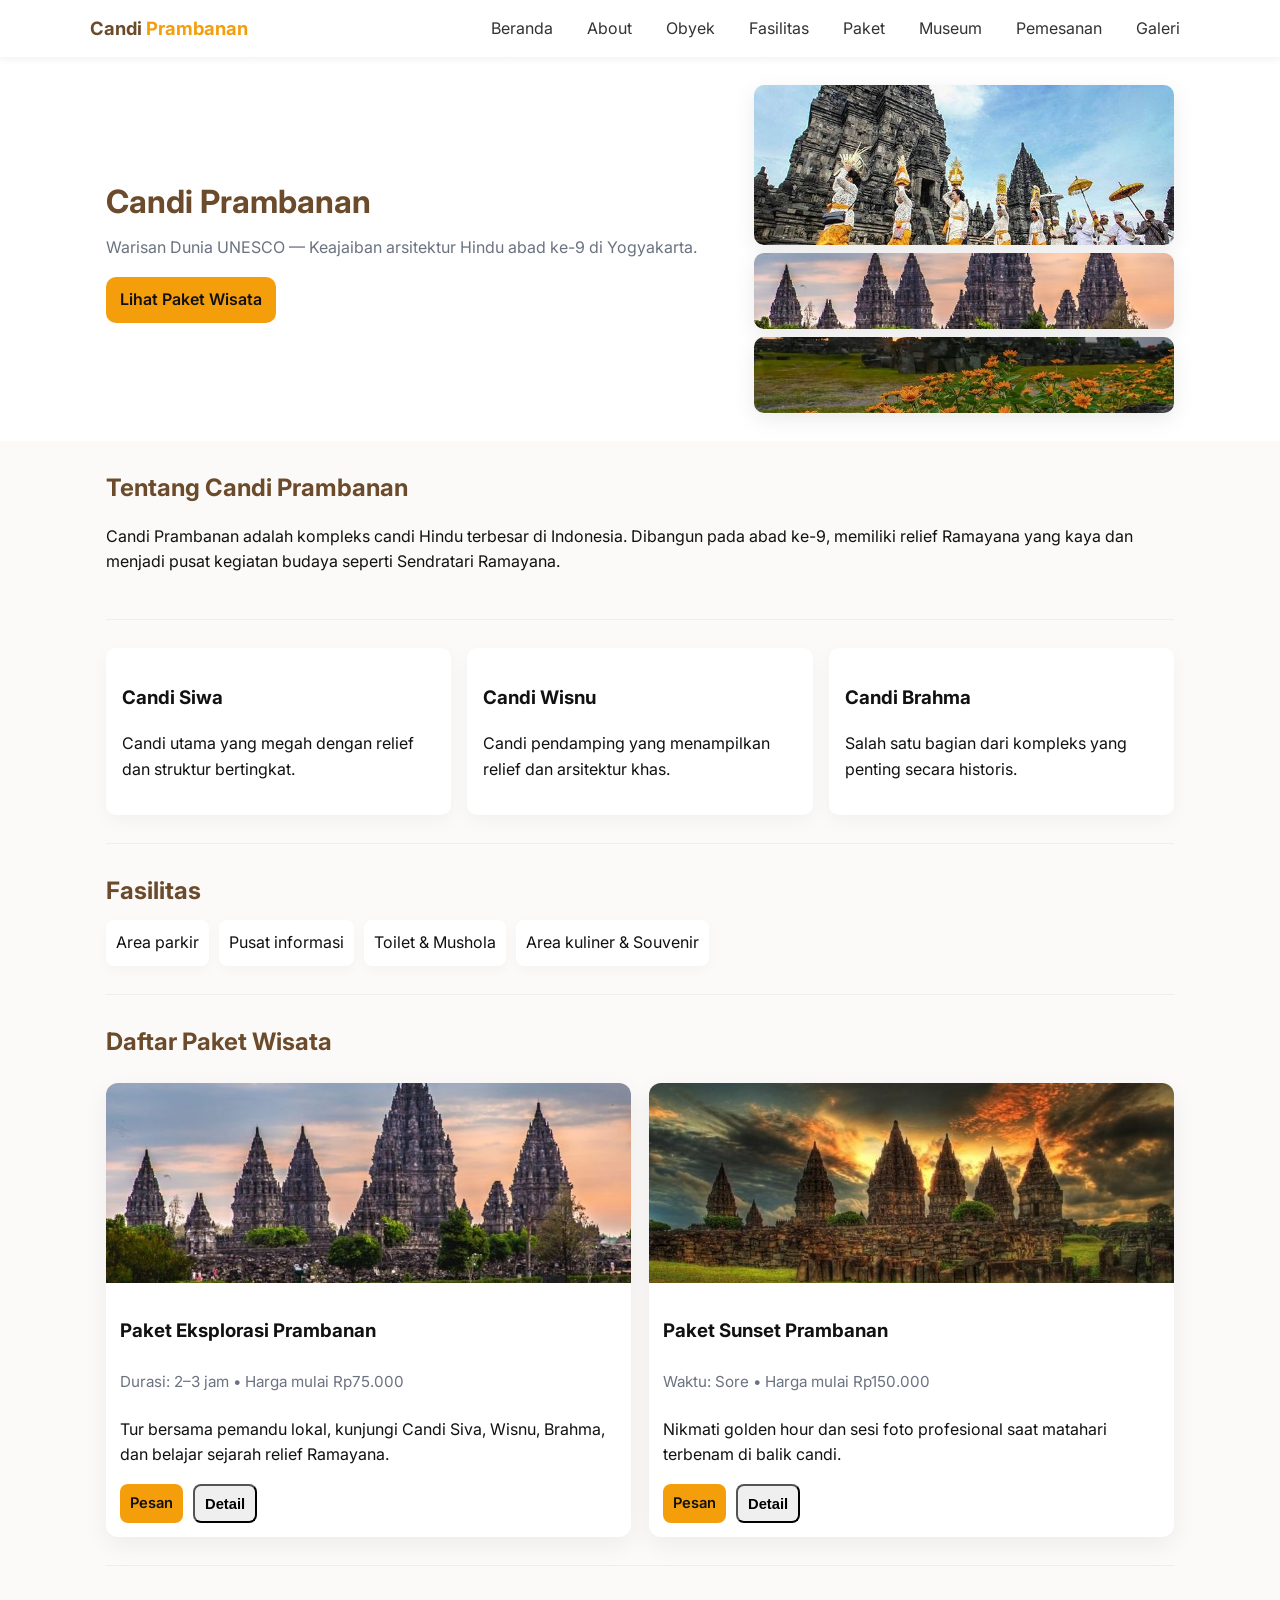
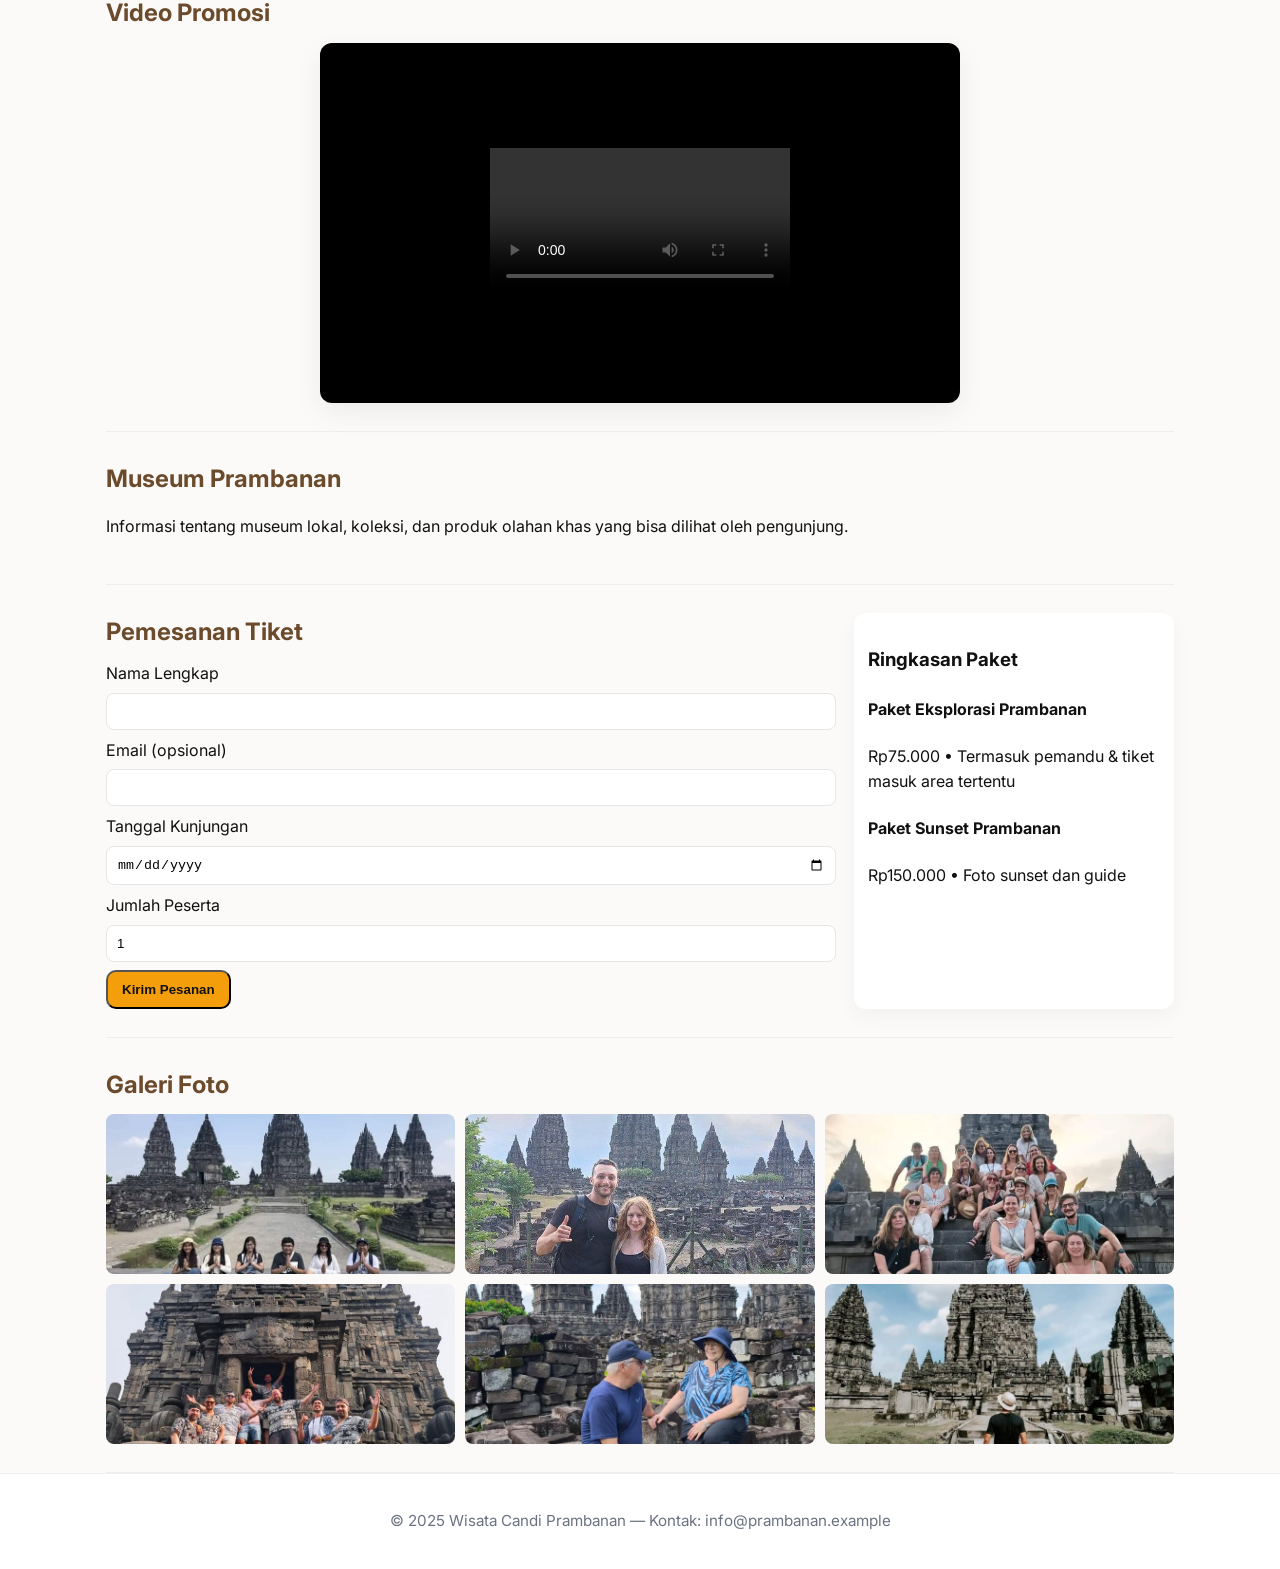
<file: Tugas 1/index.html/index.html>
<!DOCTYPE html>
<html lang="id">
  <head>
    <meta charset="utf-8" />
    <meta name="viewport" content="width=device-width,initial-scale=1" />
    <title>Wisata Candi Prambanan</title>

    <!-- Google Font (opsional) -->
    <link
      href="https://fonts.googleapis.com/css2?family=Inter:wght@300;400;600;700&display=swap"
      rel="stylesheet"
    />

    <link rel="stylesheet" href="style.css" />
  </head>
  <body>
    <!-- NAVBAR -->
    <header class="site-header">
      <div class="container header-inner">
        <div class="brand">
          <a href="#beranda"
            >Candi <span class="brand-strong">Prambanan</span></a
          >
        </div>

        <button id="menuToggle" class="menu-toggle" aria-label="Toggle menu">
          ☰
        </button>

        <nav id="mainNav" class="nav">
          <ul>
            <li><a href="#beranda">Beranda</a></li>
            <li><a href="#about">About</a></li>
            <li><a href="#obyek">Obyek</a></li>
            <li><a href="#fasilitas">Fasilitas</a></li>
            <li><a href="#paket">Paket</a></li>
            <li><a href="#museum">Museum</a></li>
            <li><a href="#pemesanan">Pemesanan</a></li>
            <li><a href="#galeri">Galeri</a></li>
          </ul>
        </nav>
      </div>
    </header>

    <!-- HERO / BANNER -->
    <section id="beranda" class="hero">
      <div class="container hero-inner">
        <div class="hero-text">
          <h1>Candi Prambanan</h1>
          <p class="lead">
            Warisan Dunia UNESCO — Keajaiban arsitektur Hindu abad ke-9 di
            Yogyakarta.
          </p>
          <a href="#paket" class="btn btn-primary">Lihat Paket Wisata</a>
        </div>

        <div class="hero-gallery">
          <!-- Ganti src dengan file di folder assets/ jika perlu -->
          <img src="prambanan1.jpg" alt="Prambanan 1" class="hero-img main" />
          <img src="prambanan2.jpg" alt="Prambanan 2" class="hero-img thumb1" />
          <img src="prambanan3.jpg" alt="Prambanan 3" class="hero-img thumb2" />
        </div>
      </div>
    </section>

    <main class="container">
      <!-- ABOUT -->
      <section id="about" class="section">
        <h2>Tentang Candi Prambanan</h2>
        <p>
          Candi Prambanan adalah kompleks candi Hindu terbesar di Indonesia.
          Dibangun pada abad ke-9, memiliki relief Ramayana yang kaya dan
          menjadi pusat kegiatan budaya seperti Sendratari Ramayana.
        </p>
      </section>

      <!-- OBYEK -->
      <section id="obyek" class="section grid-3">
        <article class="card">
          <h3>Candi Siwa</h3>
          <p>Candi utama yang megah dengan relief dan struktur bertingkat.</p>
        </article>
        <article class="card">
          <h3>Candi Wisnu</h3>
          <p>Candi pendamping yang menampilkan relief dan arsitektur khas.</p>
        </article>
        <article class="card">
          <h3>Candi Brahma</h3>
          <p>Salah satu bagian dari kompleks yang penting secara historis.</p>
        </article>
      </section>

      <!-- FASILITAS -->
      <section id="fasilitas" class="section">
        <h2>Fasilitas</h2>
        <ul class="facilities">
          <li>Area parkir</li>
          <li>Pusat informasi</li>
          <li>Toilet & Mushola</li>
          <li>Area kuliner & Souvenir</li>
        </ul>
      </section>

      <!-- PAKET WISATA -->
      <section id="paket" class="section">
        <div class="section-head">
          <h2>Daftar Paket Wisata</h2>
        </div>

        <div class="paket-grid">
          <!-- Paket 1 -->
          <div class="paket-card">
            <img src="prambanan_ekplorasi.jpg" alt="Eksplorasi Prambanan" />
            <div class="paket-body">
              <h3>Paket Eksplorasi Prambanan</h3>
              <p class="meta">Durasi: 2–3 jam • Harga mulai Rp75.000</p>
              <p>
                Tur bersama pemandu lokal, kunjungi Candi Siva, Wisnu, Brahma,
                dan belajar sejarah relief Ramayana.
              </p>
              <div class="paket-actions">
                <a href="#pemesanan" class="btn btn-primary small">Pesan</a>
                <button class="btn small">Detail</button>
              </div>
            </div>
          </div>

          <!-- Paket 2 -->
          <div class="paket-card">
            <img src="prambanan_sunset.jpg" alt="Sunset Prambanan" />
            <div class="paket-body">
              <h3>Paket Sunset Prambanan</h3>
              <p class="meta">Waktu: Sore • Harga mulai Rp150.000</p>
              <p>
                Nikmati golden hour dan sesi foto profesional saat matahari
                terbenam di balik candi.
              </p>
              <div class="paket-actions">
                <a href="#pemesanan" class="btn btn-primary small">Pesan</a>
                <button class="btn small">Detail</button>
              </div>
            </div>
          </div>
        </div>
      </section>

      <!-- VIDEO PROMOSI -->
      <section id="video" class="section">
        <h2>Video Promosi</h2>
        <div class="video-wrapper">
          <!-- Ganti src dengan video YouTube yang relevan -->
          <iframe
            width="560"
            height="315"
            src="video_promosi.mp4"
            title="Video Promosi Candi Prambanan"
            frameborder="0"
            allowfullscreen
          ></iframe>
        </div>
      </section>

      <!-- MUSEUM -->
      <section id="museum" class="section">
        <h2>Museum Prambanan</h2>
        <p>
          Informasi tentang museum lokal, koleksi, dan produk olahan khas yang
          bisa dilihat oleh pengunjung.
        </p>
      </section>

      <!-- PEMESANAN -->
      <section id="pemesanan" class="section booking">
        <div class="grid-2">
          <div>
            <h2>Pemesanan Tiket</h2>
            <form id="bookingForm" class="form">
              <label
                >Nama Lengkap<input type="text" name="nama" required
              /></label>
              <label>Email (opsional)<input type="email" name="email" /></label>
              <label
                >Tanggal Kunjungan<input type="date" name="tanggal" required
              /></label>
              <label
                >Jumlah Peserta<input
                  type="number"
                  name="jumlah"
                  min="1"
                  value="1"
                  required
              /></label>
              <button type="submit" class="btn btn-primary">
                Kirim Pesanan
              </button>
            </form>
          </div>

          <aside class="booking-summary">
            <h3>Ringkasan Paket</h3>
            <div class="summary-item">
              <h4>Paket Eksplorasi Prambanan</h4>
              <p>Rp75.000 • Termasuk pemandu & tiket masuk area tertentu</p>
            </div>
            <div class="summary-item">
              <h4>Paket Sunset Prambanan</h4>
              <p>Rp150.000 • Foto sunset dan guide</p>
            </div>
          </aside>
        </div>
      </section>

      <!-- GALERI -->
      <section id="galeri" class="section">
        <h2>Galeri Foto</h2>
        <div class="gallery-grid">
          <img src="galeri_prambanan1.jpg" alt="" />
          <img src="galeri_prambanan2.jpg" alt="" />
          <img src="galeri_prambanan3.jpg" alt="" />
          <img src="galeri_prambanan4.jpg" alt="" />
          <img src="galeri_prambanan5.jpg" alt="" />
          <img src="galeri_prambanan6.jpg" alt="" />
        </div>
      </section>
    </main>

    <!-- FOOTER -->
    <footer class="site-footer">
      <div class="container">
        <p>© 2025 Wisata Candi Prambanan — Kontak: info@prambanan.example</p>
      </div>
    </footer>

    <!-- JS kecil untuk mobile menu & form behavior -->
    <script>
      // Toggle mobile menu
      const btn = document.getElementById("menuToggle");
      const nav = document.getElementById("mainNav");
      btn.addEventListener("click", () => {
        nav.classList.toggle("open");
      });

      // Simple form submit handler (tidak mengirim ke server)
      const form = document.getElementById("bookingForm");
      form &&
        form.addEventListener("submit", (e) => {
          e.preventDefault();
          alert("Terima kasih! Pesanan Anda telah dikirim (simulasi).");
          form.reset();
        });
    </script>
  </body>
</html>
</file>
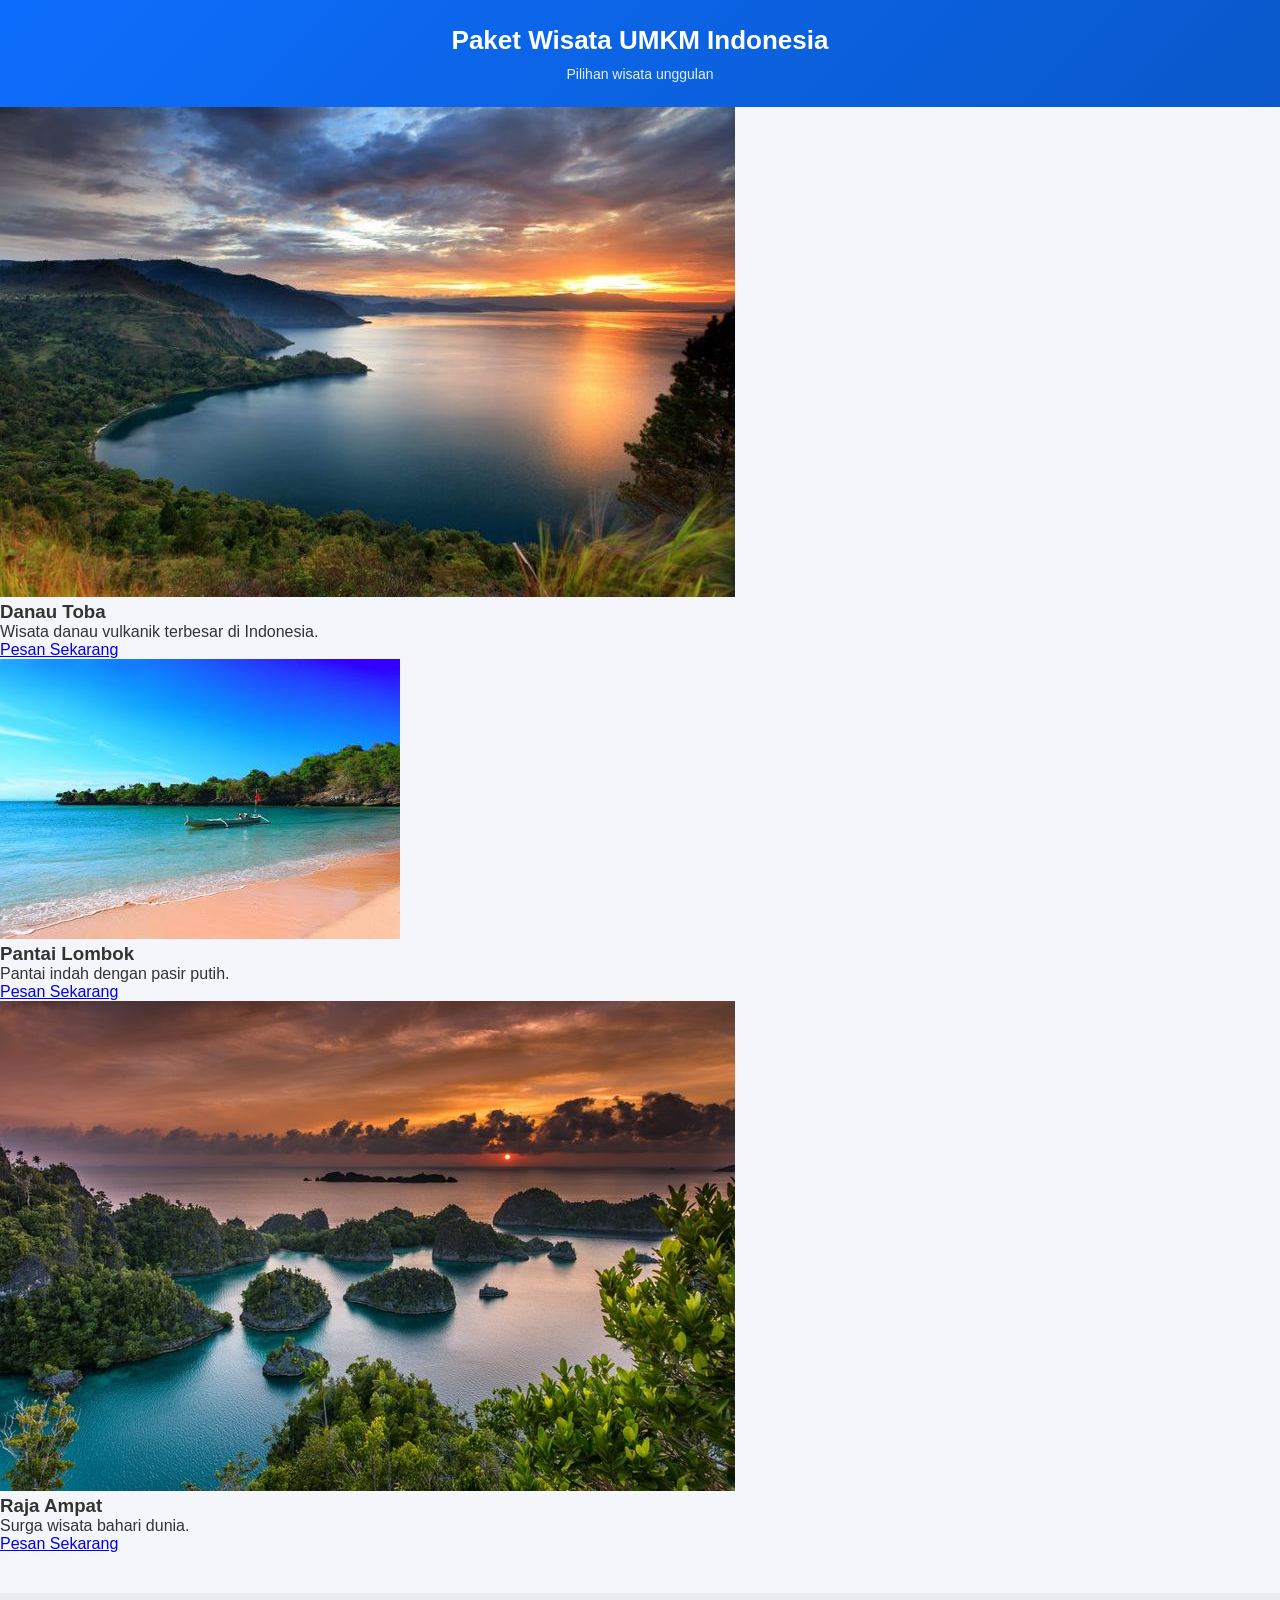
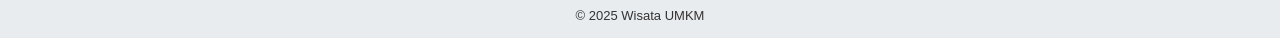
<file: Tugas-Akhir-Capstone/wisata_umkm/index.html>
<!DOCTYPE html>
<html lang="id">
<head>
    <meta charset="UTF-8">
    <title>Wisata UMKM</title>

    <!-- PANGGIL CSS -->
    <link rel="stylesheet" href="style.css">
</head>
<body>

<header>
    <h1>Paket Wisata UMKM Indonesia</h1>
    <p>Pilihan wisata unggulan</p>
</header>

<div class="container">

    <div class="card">
        <img src="danautoba.jpg.jpg" alt="Danau Toba">
        <div class="card-body">
            <h3>Danau Toba</h3>
            <p>Wisata danau vulkanik terbesar di Indonesia.</p>
            <a href="#" class="btn">Pesan Sekarang</a>
        </div>
    </div>

    <div class="card">
        <img src="pantailombok.jpg.jpg" alt="Pantai Lombok">
        <div class="card-body">
            <h3>Pantai Lombok</h3>
            <p>Pantai indah dengan pasir putih.</p>
            <a href="#" class="btn">Pesan Sekarang</a>
        </div>
    </div>

    <div class="card">
        <img src="rajaampat.jpg.jpg" alt="Raja Ampat">
        <div class="card-body">
            <h3>Raja Ampat</h3>
            <p>Surga wisata bahari dunia.</p>
            <a href="#" class="btn">Pesan Sekarang</a>
        </div>
    </div>

</div>

<footer>
    © 2025 Wisata UMKM
</footer>

</body>
</html>
</file>
<file: Tugas 1/index.html/style.css>
:root{
  --bg:#fbfaf8;
  --accent:#6b4b2b; /* warna batu/coklat */
  --accent-2:#f59e0b; /* kuning hangat */
  --muted:#6b7280;
  --card:#ffffff;
  --container:1100px;
  --radius:12px;
  font-family: 'Inter', system-ui, -apple-system, 'Segoe UI', Roboto, 'Helvetica Neue', Arial;
}

*{box-sizing:border-box}
body{margin:0;background:var(--bg);color:#111;line-height:1.6}
.container{max-width:var(--container);margin:0 auto;padding:0 16px}

/* HEADER / NAV */
.site-header{background:#fff;box-shadow:0 2px 8px rgba(15,15,15,0.06);position:sticky;top:0;z-index:50}
.header-inner{display:flex;align-items:center;justify-content:space-between;padding:14px 0}
.brand a{font-weight:700;color:var(--accent);text-decoration:none;font-size:1.15rem}
.brand-strong{color:var(--accent-2)}
.menu-toggle{display:none;border:0;background:transparent;font-size:1.3rem}
.nav ul{list-style:none;margin:0;padding:0;display:flex;gap:14px;align-items:center}
.nav a{text-decoration:none;color:#333;padding:8px 10px;border-radius:8px}
.nav a:hover{background:#f3f4f6}

/* HERO */
.hero{padding:28px 0;background:linear-gradient(180deg,rgba(255,255,255,0.9),rgba(255,255,255,0.9))}
.hero-inner{display:grid;grid-template-columns:1fr 420px;gap:28px;align-items:center}
.hero-text h1{margin:0;font-size:2rem;color:var(--accent)}
.lead{color:var(--muted);margin-top:8px}
.btn{display:inline-block;padding:10px 14px;border-radius:10px;text-decoration:none;font-weight:600}
.btn-primary{background:var(--accent-2);color:#111}

/* Hero gallery imgs */
.hero-gallery{display:flex;flex-direction:column;gap:8px}
.hero-img{width:100%;height:160px;object-fit:cover;border-radius:10px;box-shadow:0 6px 20px rgba(0,0,0,0.08)}
.hero-img.thumb1, .hero-img.thumb2{height:76px}

/* SECTIONS */
.section{padding:28px 0;border-bottom:1px solid #eee}
.section h2{margin:0 0 10px 0;color:var(--accent)}

/* Cards & grids */
.grid-3{display:grid;grid-template-columns:repeat(3,1fr);gap:16px}
.card{background:var(--card);padding:16px;border-radius:10px;box-shadow:0 6px 18px rgba(11,11,11,0.04)}
.facilities{display:flex;flex-wrap:wrap;gap:10px;list-style:none;padding:0;margin:0}
.facilities li{background:#fff;padding:10px;border-radius:8px;box-shadow:0 4px 12px rgba(0,0,0,0.03)}

/* Paket grid */
.section-head{display:flex;justify-content:space-between;align-items:center;gap:12px}
.paket-grid{display:grid;grid-template-columns:repeat(2,1fr);gap:18px;margin-top:12px}
.paket-card{background:var(--card);border-radius:12px;overflow:hidden;box-shadow:0 8px 24px rgba(0,0,0,0.06);display:flex;flex-direction:column}
.paket-card img{width:100%;height:200px;object-fit:cover}
.paket-body{padding:14px;flex:1;display:flex;flex-direction:column}
.meta{color:var(--muted);font-size:0.95rem;margin:6px 0}
.paket-actions{margin-top:auto;display:flex;gap:10px}
.btn.small{padding:8px 10px;font-size:.92rem;border-radius:8px}

/* Video wrapper */
.video-wrapper{margin-top:10px;display:block;max-width:100%;overflow:hidden;border-radius:10px;box-shadow:0 10px 30px rgba(0,0,0,0.06)}
.video-wrapper iframe{width:100%;height:360px;border:0}

/* Booking */
.grid-2{display:grid;grid-template-columns:1fr 320px;gap:18px}
.form label{display:block;margin-bottom:8px}
.form input{width:100%;padding:10px;border-radius:8px;border:1px solid #e6e6e6;margin-top:6px}
.booking-summary{background:#fff;padding:14px;border-radius:12px;box-shadow:0 8px 20px rgba(0,0,0,0.04)}
.summary-item{margin-bottom:12px}

/* Gallery */
.gallery-grid{display:grid;grid-template-columns:repeat(3,1fr);gap:10px}
.gallery-grid img{width:100%;height:160px;object-fit:cover;border-radius:8px}

/* FOOTER */
.site-footer{padding:20px 0;text-align:center;color:var(--muted);font-size:.95rem;background:#fff;border-top:1px solid #eee}

/* RESPONSIVE */
@media (max-width: 980px){
  .hero-inner{grid-template-columns:1fr 320px}
  .grid-3{grid-template-columns:repeat(2,1fr)}
  .paket-grid{grid-template-columns:1fr}
  .grid-2{grid-template-columns:1fr}
}
@media (max-width: 720px){
  .menu-toggle{display:block}
  .nav{position:absolute;left:0;right:0;top:64px;background:var(--card);display:none;padding:12px 16px;border-bottom:1px solid #eee}
  .nav.open{display:block}
  .nav ul{flex-direction:column;gap:8px}
  .hero-inner{grid-template-columns:1fr;gap:18px}
  .hero-gallery{flex-direction:row}
  .hero-img{height:120px}
  .video-wrapper iframe{height:220px}
  .gallery-grid{grid-template-columns:repeat(2,1fr)}
}
@media (max-width:420px){
  .brand a{font-size:1rem}
  .hero-text h1{font-size:1.5rem}
  .hero-img{height:100px}
  .gallery-grid img{height:120px}
}
.video-wrapper {
  width: 640px;
  height: 360px;
  margin: 0 auto;   /* agar tetap berada di tengah */
  border-radius: 12px;
  overflow: hidden;
}

.video-wrapper iframe {
  width: 100%;
  height: 100%;
  object-fit: cover; /* video memenuhi area */
  border: none;
}
</file>
<file: Tugas-Akhir-Capstone/wisata_umkm/style.css>
/* ===============================
   RESET & GLOBAL
================================ */
* {
  box-sizing: border-box;
  margin: 0;
  padding: 0;
}

body {
  font-family: "Segoe UI", Arial, sans-serif;
  background-color: #f4f6fb;
  color: #333;
}

/* ===============================
   HEADER
================================ */
header {
  background: linear-gradient(135deg, #0d6efd, #0a58ca);
  color: white;
  padding: 25px 15px;
  text-align: center;
}

header h1 {
  font-size: 26px;
  margin-bottom: 10px;
}

header p {
  font-size: 14px;
  opacity: 0.9;
}

/* ===============================
   NAVIGATION
================================ */
.menu {
  margin-top: 15px;
}

.menu a {
  display: inline-block;
  color: white;
  text-decoration: none;
  margin: 5px 12px;
  font-weight: 600;
  font-size: 14px;
}

.menu a:hover {
  text-decoration: underline;
}

/* ===============================
   PAGE CENTER
================================ */
.page-center {
  display: flex;
  justify-content: center;
  padding: 30px 10px;
}

/* ===============================
   TABLE CARD
================================ */
.table-card {
  background: white;
  width: 100%;
  max-width: 1100px;
  padding: 25px;
  border-radius: 14px;
  box-shadow: 0 8px 20px rgba(0, 0, 0, 0.1);
}

.table-card h2 {
  text-align: center;
  margin-bottom: 20px;
  font-size: 22px;
}

/* ===============================
   TABLE RESPONSIVE
================================ */
.table-responsive {
  width: 100%;
  overflow-x: auto;
}

table {
  width: 100%;
  border-collapse: collapse;
  min-width: 900px;
  font-size: 14px;
}

table th,
table td {
  padding: 12px 10px;
  border: 1px solid #e0e0e0;
  text-align: center;
}

table th {
  background-color: #0d6efd;
  color: white;
  font-weight: 600;
}

table tr:nth-child(even) {
  background-color: #f8f9fc;
}

table tr:hover {
  background-color: #eef2ff;
}

/* ===============================
   BUTTONS
================================ */
.btn-edit,
.btn-hapus {
  display: inline-block;
  padding: 6px 12px;
  font-size: 13px;
  border-radius: 6px;
  text-decoration: none;
  color: white;
  margin: 2px;
}

.btn-edit {
  background-color: #198754;
}

.btn-edit:hover {
  background-color: #157347;
}

.btn-hapus {
  background-color: #dc3545;
}

.btn-hapus:hover {
  background-color: #bb2d3b;
}

/* ===============================
   FOOTER
================================ */
footer {
  text-align: center;
  padding: 15px;
  background-color: #e9ecef;
  font-size: 13px;
  margin-top: 40px;
}

/* ===============================
   RESPONSIVE (MOBILE)
================================ */
@media (max-width: 768px) {
  header h1 {
    font-size: 22px;
  }

  .menu a {
    font-size: 13px;
    margin: 5px 8px;
  }

  .table-card {
    padding: 15px;
  }
}
</file>
